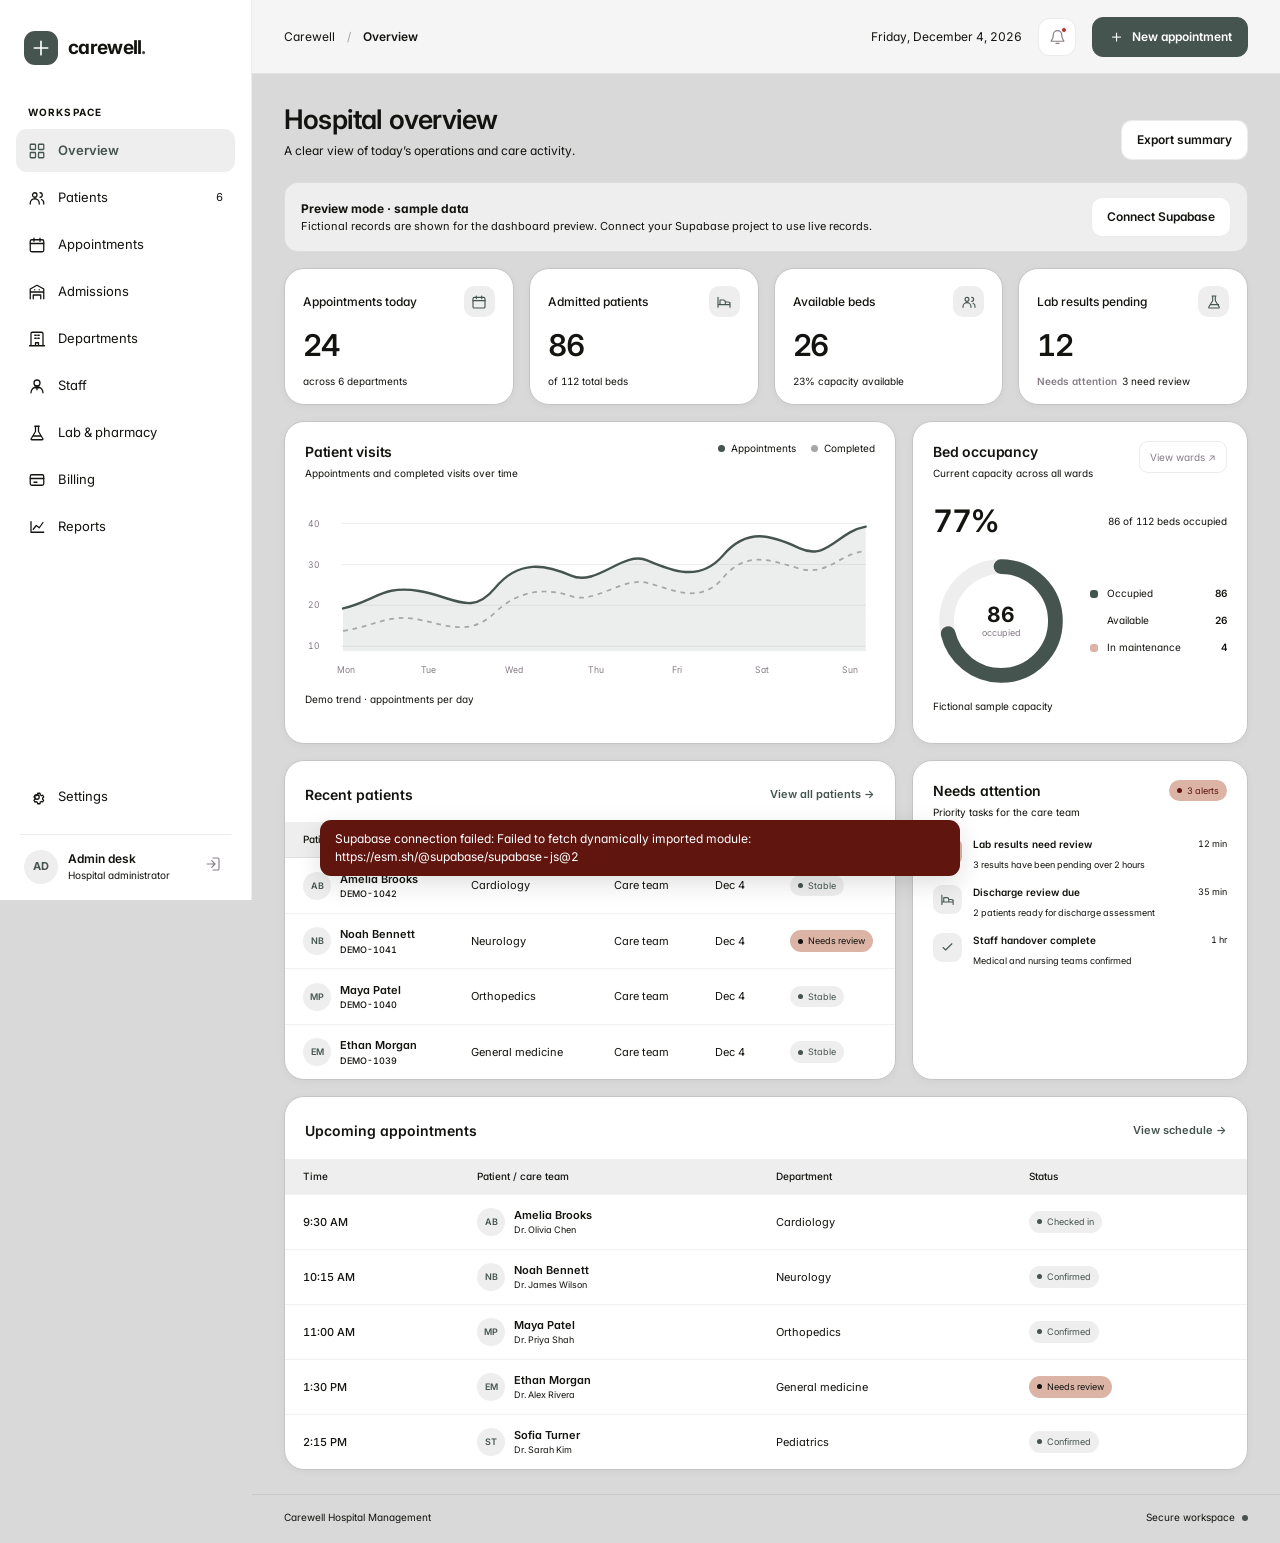
<file: index.html>
<!doctype html>
<html lang="en">
<head>
  <meta charset="utf-8">
  <meta name="viewport" content="width=device-width, initial-scale=1">
  <meta name="theme-color" content="#d9d9d9">
  <title>Carewell · Hospital overview</title>
  <link rel="preconnect" href="https://fonts.googleapis.com">
  <link rel="preconnect" href="https://fonts.gstatic.com" crossorigin>
  <link href="https://fonts.googleapis.com/css2?family=Inter:wght@400;500;600;700&display=swap" rel="stylesheet">
  <link rel="stylesheet" href="styles.css">
</head>
<body>
  <div class="app-shell">
    <aside class="sidebar" id="sidebar">
      <a class="brand" href="#overview" aria-label="Carewell home"><span class="brand-mark"><svg viewBox="0 0 24 24"><path d="M12 4v16M4 12h16"/></svg></span><span>carewell<span class="brand-period">.</span></span></a>
      <div class="workspace-label">WORKSPACE</div>
      <nav class="nav-list" aria-label="Main navigation">
        <button class="nav-item active" data-page="overview"><svg viewBox="0 0 24 24"><rect x="3" y="3" width="7" height="7" rx="1"/><rect x="14" y="3" width="7" height="7" rx="1"/><rect x="14" y="14" width="7" height="7" rx="1"/><rect x="3" y="14" width="7" height="7" rx="1"/></svg>Overview</button>
        <button class="nav-item" data-page="patients"><svg viewBox="0 0 24 24"><circle cx="9" cy="8" r="3"/><path d="M3 20v-1a6 6 0 0 1 12 0v1M16 5a3 3 0 0 1 0 6m2 3a5 5 0 0 1 3 5v1"/></svg>Patients<span class="nav-count" id="patient-count">—</span></button>
        <button class="nav-item" data-page="appointments"><svg viewBox="0 0 24 24"><rect x="3" y="5" width="18" height="16" rx="2"/><path d="M16 3v4M8 3v4M3 10h18"/></svg>Appointments</button>
        <button class="nav-item" data-page="admissions"><svg viewBox="0 0 24 24"><path d="M3 21V8l9-5 9 5v13M3 12h18M7 21v-5h10v5M9 9h.01M15 9h.01"/></svg>Admissions</button>
        <button class="nav-item" data-page="departments"><svg viewBox="0 0 24 24"><path d="M4 21V5a2 2 0 0 1 2-2h12a2 2 0 0 1 2 2v16M2 21h20M9 7h2m2 0h2m-6 4h2m2 0h2m-5 10v-4h4v4"/></svg>Departments</button>
        <button class="nav-item" data-page="staff"><svg viewBox="0 0 24 24"><circle cx="12" cy="8" r="4"/><path d="M4 21a8 8 0 0 1 16 0M12 12v5m-2.5-2.5h5"/></svg>Staff</button>
        <button class="nav-item" data-page="lab"><svg viewBox="0 0 24 24"><path d="M9 3h6m-5 0v7L4 20a1 1 0 0 0 1 1h14a1 1 0 0 0 1-1l-6-10V3M7 16h10"/></svg>Lab &amp; pharmacy</button>
        <button class="nav-item" data-page="billing"><svg viewBox="0 0 24 24"><rect x="3" y="5" width="18" height="14" rx="2"/><path d="M3 10h18m-13 5h4"/></svg>Billing</button>
        <button class="nav-item" data-page="reports"><svg viewBox="0 0 24 24"><path d="M4 19V5m0 14h17M7 15l4-5 4 3 5-7"/></svg>Reports</button>
      </nav>
      <div class="sidebar-bottom"><button class="nav-item" data-page="settings"><svg viewBox="0 0 24 24"><circle cx="12" cy="12" r="3"/><path d="m19.4 15 .1.1 1.4 1.1-1.4 2.4-1.7-.6a8 8 0 0 1-1.5.9L16 21h-3l-.4-1.9a8 8 0 0 1-1.5-.9l-1.7.6L8 16.4l1.4-1.3a7 7 0 0 1 0-1.8L8 12l1.4-2.4 1.7.6a8 8 0 0 1 1.5-.9L13 7h3l.4 2.3a8 8 0 0 1 1.5.9l1.7-.6L21 12l-1.5 1.3a7 7 0 0 1-.1 1.7Z"/></svg>Settings</button><div class="profile"><div class="avatar">AD</div><div class="profile-copy"><strong id="profile-name">Admin desk</strong><span id="profile-role">Hospital administrator</span></div><button class="more-button" id="sign-out" aria-label="Sign out" title="Sign out"><svg viewBox="0 0 24 24"><path d="M10 17l5-5-5-5m5 5H3m9-9h7a2 2 0 0 1 2 2v14a2 2 0 0 1-2 2h-7"/></svg></button></div></div>
    </aside>
    <main class="main-area">
      <header class="topbar"><button class="mobile-menu" id="mobile-menu" aria-label="Open navigation"><svg viewBox="0 0 24 24"><path d="M4 6h16M4 12h16M4 18h16"/></svg></button><div class="breadcrumb">Carewell <span>/</span> <strong id="crumb">Overview</strong></div><div class="top-actions"><span class="today-label" id="today-label"></span><button class="icon-button" id="notifications" aria-label="Notifications"><svg viewBox="0 0 24 24"><path d="M18 9a6 6 0 0 0-12 0c0 7-3 7-3 9h18c0-2-3-2-3-9m-8 12h4"/></svg><i></i></button><button class="button primary top-add" id="add-appointment"><span>＋</span> New appointment</button></div></header>
      <section class="content" id="content"></section>
      <footer class="footer"><span>Carewell Hospital Management</span><span>Secure workspace <span class="secure-dot"></span></span></footer>
    </main>
  </div>
  <div class="toast" id="toast" role="status" aria-live="polite"></div>
  <dialog id="record-dialog" class="modal"><form method="dialog" id="record-form"><div class="modal-head"><div><span class="eyebrow" id="form-eyebrow">NEW RECORD</span><h2 id="form-title">Add patient</h2></div><button class="icon-button close-modal" value="cancel" aria-label="Close"><svg viewBox="0 0 24 24"><path d="m18 6-12 12M6 6l12 12"/></svg></button></div><div id="form-fields" class="form-fields"></div><div class="form-error" id="form-error" role="alert"></div><div class="modal-actions"><button class="button secondary" value="cancel">Cancel</button><button class="button primary" id="save-record" value="default">Save record</button></div></form></dialog>
  <dialog id="setup-dialog" class="modal setup-modal"><form method="dialog" id="setup-form"><div class="modal-head"><div><span class="eyebrow">CONNECT YOUR WORKSPACE</span><h2>Supabase setup</h2></div><button class="icon-button close-modal" value="cancel" aria-label="Close"><svg viewBox="0 0 24 24"><path d="m18 6-12 12M6 6l12 12"/></svg></button></div><p class="setup-copy">Add your Supabase project URL and publishable key to enable sign-in and live records. These values are safe for browser apps when Row Level Security is enabled.</p><label>Project URL<input name="url" type="url" placeholder="https://your-project.supabase.co" required></label><label>Publishable key<input name="key" type="password" placeholder="sb_publishable_… or anon key" required></label><p class="form-error" id="setup-error"></p><div class="modal-actions"><button class="button secondary" value="cancel">Cancel</button><button class="button primary" id="connect-supabase" value="default">Connect</button></div></form></dialog>
  <dialog id="auth-dialog" class="modal"><form method="dialog" id="auth-form"><div class="modal-head"><div><span class="eyebrow">SECURE SIGN IN</span><h2>Welcome back</h2></div><button class="icon-button close-modal" value="cancel" aria-label="Close"><svg viewBox="0 0 24 24"><path d="m18 6-12 12M6 6l12 12"/></svg></button></div><p class="setup-copy">Sign in with your hospital email. Supabase will send you a secure access link.</p><label>Email address<input name="email" type="email" placeholder="name@hospital.org" required></label><p class="form-error" id="auth-error"></p><div class="modal-actions"><button class="button secondary" value="cancel">Cancel</button><button class="button primary" id="send-link" value="default">Send sign-in link</button></div></form></dialog>
  <dialog id="reset-password-dialog" class="modal"><form method="dialog" id="reset-password-form"><div class="modal-head"><div><span class="eyebrow">ACCOUNT SECURITY</span><h2>Set a new password</h2></div></div><p class="setup-copy">Choose a password for your hospital account.</p><label>New password<input name="password" type="password" autocomplete="new-password" minlength="10" required></label><p class="form-error" id="reset-password-error" role="alert"></p><div class="modal-actions"><button class="button primary" id="update-password" value="default">Update password</button></div></form></dialog>
  <script type="module" src="app.js"></script>
</body>
</html>
</file>
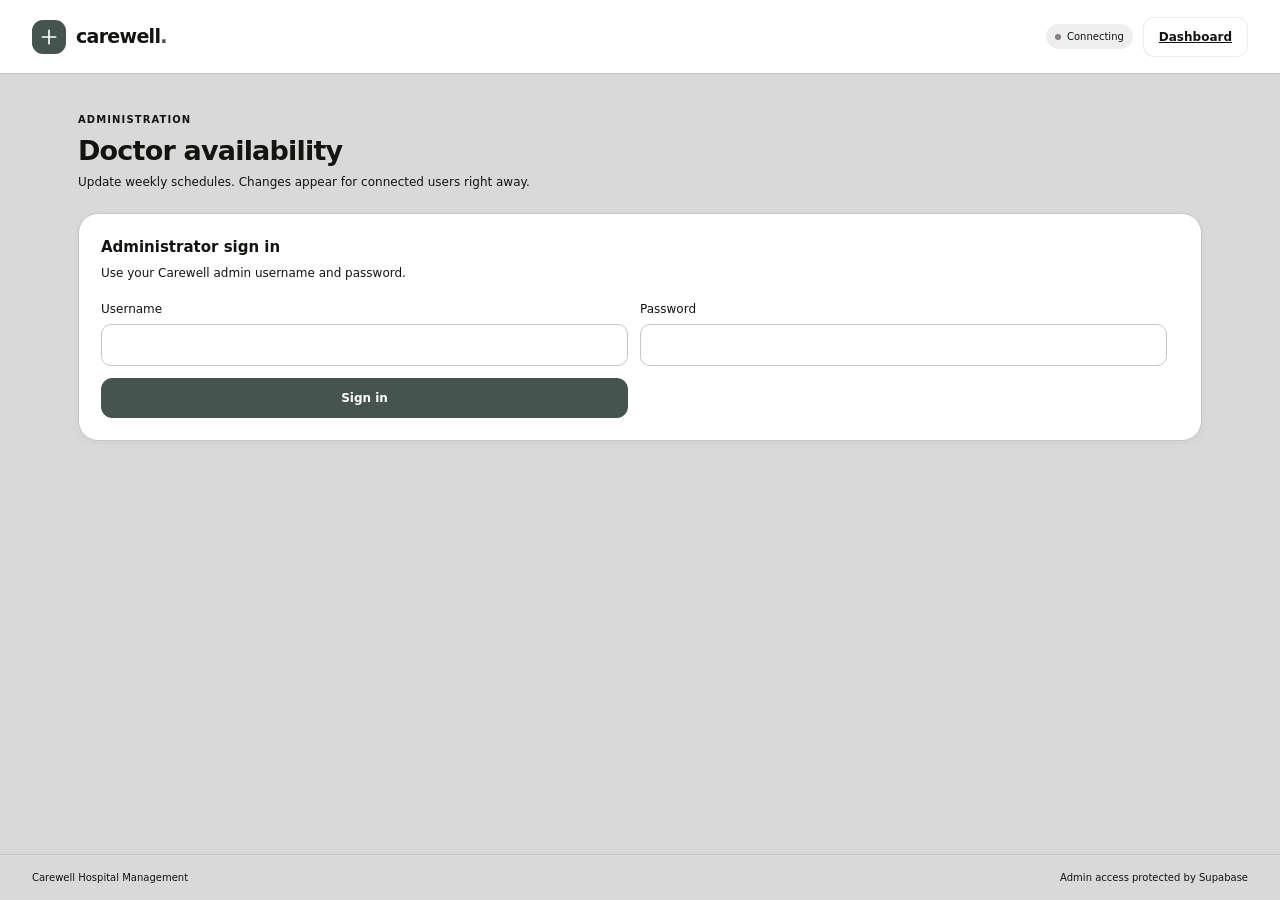
<file: admin.html>
<!doctype html>
<html lang="en">
<head>
  <meta charset="utf-8">
  <meta name="viewport" content="width=device-width, initial-scale=1">
  <meta name="theme-color" content="#d9d9d9">
  <title>Carewell · Admin availability</title>
  <link rel="stylesheet" href="/styles.css">
  <link rel="stylesheet" href="/admin.css">
</head>
<body class="admin-body">
  <main class="admin-shell">
    <header class="admin-topbar">
      <a class="brand" href="/" aria-label="Carewell dashboard"><span class="brand-mark"><svg viewBox="0 0 24 24"><path d="M12 4v16M4 12h16"/></svg></span><span>carewell<span class="brand-period">.</span></span></a>
      <div class="admin-header-actions"><span class="connection-badge" id="connection-state">Connecting</span><a class="button secondary" href="/">Dashboard</a><button class="button secondary" id="sign-out" hidden>Sign out</button></div>
    </header>
    <section class="admin-content">
      <div class="page-heading"><div><span class="eyebrow">ADMINISTRATION</span><h1>Doctor availability</h1><p>Update weekly schedules. Changes appear for connected users right away.</p></div></div>
      <section class="card admin-auth-card" id="login-panel">
        <div class="admin-card-heading"><div><h2>Administrator sign in</h2><p>Use your Carewell admin username and password.</p></div></div>
        <form id="login-form" class="admin-login-form">
          <label>Username<input name="username" autocomplete="username" required></label>
          <label>Password<input name="password" type="password" autocomplete="current-password" required></label>
          <p class="form-error" id="login-error" role="alert"></p>
          <button class="button primary" id="login-button">Sign in</button>
        </form>
      </section>
      <div id="admin-workspace" hidden>
        <div class="auth-banner"><div class="auth-banner-copy"><strong>Realtime schedule</strong>Updates sync across active sessions.</div><span class="connection-badge connected" id="realtime-state">Starting realtime</span></div>
        <section class="card admin-editor">
          <div class="admin-card-heading"><div><h2>Set availability</h2><p>One recurring weekly slot per doctor and day.</p></div></div>
          <form id="availability-form" class="availability-form">
            <label>Doctor<select name="doctor_id" id="doctor-select" required></select></label>
            <label>Day<select name="day_of_week" required><option value="1">Monday</option><option value="2">Tuesday</option><option value="3">Wednesday</option><option value="4">Thursday</option><option value="5">Friday</option><option value="6">Saturday</option><option value="0">Sunday</option></select></label>
            <label>Start time<input name="start_time" type="time" value="09:00" required></label>
            <label>End time<input name="end_time" type="time" value="17:00" required></label>
            <label>Status<select name="status"><option value="Available">Available</option><option value="Unavailable">Unavailable</option></select></label>
            <label class="notes-field">Note<input name="note" maxlength="160" placeholder="Optional note"></label>
            <p class="form-error form-error-wide" id="availability-error" role="alert"></p>
            <div class="form-actions"><button class="button primary" id="save-availability">Save schedule</button></div>
          </form>
        </section>
        <section class="card table-card availability-card">
          <div class="table-title"><div><h2>Weekly availability</h2><p id="schedule-count">Loading schedule…</p></div><button class="text-button" id="refresh-schedule">Refresh</button></div>
          <div class="table-scroll"><table><thead><tr><th>Doctor</th><th>Department</th><th>Day</th><th>Hours</th><th>Status</th><th>Note</th></tr></thead><tbody id="availability-rows"><tr><td colspan="6"><div class="loading-row"><span class="spinner" aria-label="Loading"></span></div></td></tr></tbody></table></div>
        </section>
      </div>
    </section>
    <footer class="footer"><span>Carewell Hospital Management</span><span>Admin access protected by Supabase</span></footer>
  </main>
  <div class="toast" id="toast" role="status" aria-live="polite"></div>
  <script type="module" src="/admin.js"></script>
</body>
</html>
</file>
<file: styles.css>
:root{--color-canvas:var(--color-canvas);--color-surface:var(--color-white);--color-surface-muted:var(--color-surface-muted);--color-neutral-300:var(--color-border);--color-neutral-400:var(--color-medium-grey);--color-neutral-500:var(--color-mauve);--color-ink:var(--color-ink);--color-primary:var(--color-primary);--color-primary-hover:var(--color-primary);--color-danger:var(--color-danger);--color-danger-deep:var(--color-danger-deep);--color-warm-neutral:var(--color-warm-neutral);--color-white:var(--color-white);--radius-card:20px;--radius-control:12px;--radius-pill:999px;--space-1:4px;--space-2:8px;--space-3:12px;--space-4:16px;--space-5:20px;--space-6:24px;--space-8:32px;--border-subtle:1px solid color-mix(in srgb, var(--color-ink) 8%, transparent);--shadow-card:0 2px 8px color-mix(in srgb, var(--color-ink) 4%, transparent);font-family:Inter,ui-sans-serif,system-ui,-apple-system,BlinkMacSystemFont,"Segoe UI",sans-serif;color:var(--color-ink);font-synthesis:none;text-rendering:optimizeLegibility;font-feature-settings:"tnum" 1,"cv11" 1}*{box-sizing:border-box}body{margin:0;background:var(--color-canvas);font-size:14px;line-height:1.5}button,input,select{font:inherit}button{cursor:pointer}.app-shell{min-height:100vh;display:grid;grid-template-columns:252px minmax(0,1fr);max-width:1800px;margin:auto;background:var(--color-canvas)}.sidebar{height:100vh;position:sticky;top:0;padding:26px 16px 16px;background:var(--color-surface-muted);border-right:var(--border-subtle);display:flex;flex-direction:column}.brand{height:44px;display:flex;align-items:center;gap:10px;margin:0 8px 36px;color:var(--color-ink);text-decoration:none;font-size:19px;font-weight:700;letter-spacing:-.7px}.brand-period{color:var(--color-primary)}.brand-mark{width:34px;height:34px;border-radius:11px;background:var(--color-primary);display:grid;place-items:center}.brand-mark svg{width:20px;stroke:white;stroke-width:2;fill:none;stroke-linecap:round}.workspace-label,.eyebrow{font-size:10px;font-weight:700;letter-spacing:1.1px;color:var(--color-mauve);line-height:1.3}.workspace-label{padding:0 12px 10px}.nav-list{display:grid;gap:4px}.nav-item{border:0;background:transparent;color:var(--color-mauve);width:100%;min-height:43px;display:flex;align-items:center;gap:12px;padding:0 12px;border-radius:11px;text-align:left;font-size:13px;transition:background .16s,color .16s}.nav-item:hover{background:var(--color-surface-muted);color:var(--color-ink)}.nav-item:focus-visible,.button:focus-visible,.icon-button:focus-visible,.more-button:focus-visible{outline:3px solid color-mix(in srgb, var(--color-primary) 45%, transparent);outline-offset:2px}.nav-item.active{background:var(--color-surface-muted);color:var(--color-primary);font-weight:600}.nav-item svg,.icon-button svg,.more-button svg,.mobile-menu svg{width:18px;height:18px;stroke:currentColor;stroke-width:1.7;fill:none;stroke-linecap:round;stroke-linejoin:round;flex:none}.nav-count{margin-left:auto;color:var(--color-mauve);font-size:11px}.sidebar-bottom{margin-top:auto}.profile{margin:16px 4px 0;padding:14px 4px 0;border-top:var(--border-subtle);display:flex;align-items:center;gap:10px}.avatar{width:34px;height:34px;border-radius:50%;background:var(--color-surface-muted);color:var(--color-primary);display:grid;place-items:center;font-size:11px;font-weight:700}.profile-copy{display:grid;min-width:0}.profile-copy strong{font-size:12px;font-weight:600}.profile-copy span{font-size:10px;color:var(--color-mauve)}.more-button{margin-left:auto;border:0;background:transparent;color:var(--color-mauve);border-radius:8px;padding:6px}.more-button svg{width:16px}.main-area{min-width:0;display:flex;flex-direction:column;min-height:100vh}.topbar{height:74px;display:flex;align-items:center;justify-content:space-between;padding:0 32px;border-bottom:var(--border-subtle);background:color-mix(in srgb, var(--color-white) 64%, transparent)}.breadcrumb{font-size:12px;color:var(--color-mauve)}.breadcrumb span{margin:0 9px;color:var(--color-medium-grey)}.breadcrumb strong{font-weight:600;color:var(--color-ink)}.top-actions{display:flex;align-items:center;gap:16px}.today-label{font-size:12px;color:var(--color-mauve)}.icon-button{width:38px;height:38px;border:var(--border-subtle);border-radius:12px;background:var(--color-white);color:var(--color-mauve);display:grid;place-items:center;position:relative;transition:background .15s}.icon-button:hover{background:var(--color-surface-muted)}.icon-button svg{width:17px}.icon-button i{position:absolute;width:6px;height:6px;border-radius:50%;background:var(--color-danger);right:8px;top:8px;border:1px solid white}.button{min-height:40px;padding:0 15px;border-radius:11px;border:var(--border-subtle);font-size:12px;font-weight:600;display:inline-flex;align-items:center;justify-content:center;gap:7px;transition:background .16s,color .16s,transform .16s}.button:active{transform:translateY(1px)}.button.primary{background:var(--color-primary);color:var(--color-white);border-color:var(--color-primary)}.button.primary:hover{background:var(--color-primary-hover)}.button.secondary{background:var(--color-white);color:var(--color-ink)}.button.secondary:hover{background:var(--color-surface-muted)}.button:disabled{opacity:.55;cursor:not-allowed}.button.loading:after{content:"";width:13px;height:13px;border:2px solid color-mix(in srgb, var(--color-white) 43%, transparent);border-top-color:white;border-radius:50%;animation:spin .7s linear infinite}@keyframes spin{to{transform:rotate(360deg)}}.top-add span{font-size:17px;font-weight:400}.content{padding:30px 32px 24px;max-width:1600px;width:100%;margin:0 auto;flex:1}.page-heading{display:flex;align-items:flex-end;justify-content:space-between;margin-bottom:22px;gap:20px}.page-heading h1{font-size:27px;letter-spacing:-.8px;line-height:1.2;margin:0 0 6px;font-weight:600}.page-heading p{margin:0;color:var(--color-mauve);font-size:12px}.heading-actions{display:flex;gap:9px}.kpi-grid{display:grid;grid-template-columns:repeat(4,minmax(0,1fr));gap:15px;margin-bottom:16px}.card{background:var(--color-surface);border:var(--border-subtle);border-radius:var(--radius-card);box-shadow:var(--shadow-card)}.kpi-card{padding:17px 18px 15px;min-height:137px;display:flex;flex-direction:column;justify-content:space-between}.kpi-top{display:flex;align-items:center;justify-content:space-between}.kpi-label{font-size:12px;color:var(--color-mauve);font-weight:500}.kpi-icon{width:31px;height:31px;border-radius:10px;background:var(--color-surface-muted);display:grid;place-items:center;color:var(--color-primary)}.kpi-icon svg{width:16px;height:16px;stroke:currentColor;stroke-width:1.7;fill:none;stroke-linecap:round;stroke-linejoin:round}.kpi-number{font-size:30px;font-weight:600;letter-spacing:-1.1px;line-height:1.1;margin:6px 0}.kpi-foot{font-size:10px;color:var(--color-mauve);display:flex;align-items:center;gap:5px}.trend-up{color:var(--color-primary);font-weight:600}.trend-warn{color:var(--color-mauve);font-weight:600}.dashboard-grid{display:grid;grid-template-columns:minmax(0,1.55fr) minmax(280px,.85fr);gap:16px;margin-bottom:16px}.panel{padding:19px 20px}.panel-header{display:flex;align-items:flex-start;justify-content:space-between;gap:12px;margin-bottom:17px}.panel-header h2{font-size:14px;margin:0;font-weight:600;letter-spacing:-.2px}.panel-header p{font-size:10px;color:var(--color-mauve);margin:4px 0 0}.select-small{border:var(--border-subtle);border-radius:9px;background:var(--color-white);color:var(--color-mauve);padding:7px 10px;font-size:10px;min-height:32px}.chart-legend{display:flex;gap:15px;align-items:center;font-size:10px;color:var(--color-mauve)}.legend-item{display:flex;align-items:center;gap:6px}.legend-dot{width:7px;height:7px;background:var(--color-primary);border-radius:50%}.legend-dot.grey{background:var(--color-medium-grey)}.legend-dot.warm{background:var(--color-warm-neutral)}.chart-wrap{height:184px;position:relative}.chart-svg{width:100%;height:100%;overflow:visible}.grid-line{stroke:var(--color-surface-muted);stroke-width:1}.chart-line{fill:none;stroke:var(--color-primary);stroke-width:2.4;stroke-linecap:round;stroke-linejoin:round}.chart-area{fill:url(#area-fill)}.chart-line-secondary{fill:none;stroke:var(--color-medium-grey);stroke-width:1.7;stroke-dasharray:5 5}.axis-text{font-family:inherit;font-size:9px;fill:var(--color-mauve)}.occupancy-top{display:flex;align-items:center;justify-content:space-between;margin:10px 0 2px}.occupancy-number{font-size:31px;letter-spacing:-1px;font-weight:600}.occupancy-caption{font-size:10px;color:var(--color-mauve)}.ring-area{display:grid;grid-template-columns:140px 1fr;align-items:center;gap:17px;margin-top:8px}.ring{width:136px;height:136px;position:relative;display:grid;place-items:center}.ring svg{width:136px;height:136px;transform:rotate(-90deg)}.ring circle{fill:none;stroke:var(--color-surface-muted);stroke-width:13}.ring circle.progress{stroke:var(--color-primary);stroke-dasharray:301.6;stroke-dashoffset:87;stroke-linecap:round}.ring-center{position:absolute;text-align:center;display:grid}.ring-center strong{font-size:21px;line-height:1.1}.ring-center span{font-size:9px;color:var(--color-mauve)}.ring-legend{display:grid;gap:12px}.ring-legend-row{display:grid;grid-template-columns:9px 1fr auto;align-items:center;gap:8px;font-size:10px;color:var(--color-mauve)}.ring-swatch{width:8px;height:8px;border-radius:3px;background:var(--color-primary)}.ring-swatch.available{background:var(--color-border)}.ring-swatch.maintenance{background:var(--color-warm-neutral)}.ring-legend-row strong{font-weight:600;color:var(--color-ink)}.table-card{padding:0;overflow:hidden}.table-title{padding:18px 20px 13px;margin:0;display:flex;align-items:center;justify-content:space-between}.table-title h2{font-size:14px;font-weight:600;margin:0}.text-button{background:none;border:0;color:var(--color-primary);font-size:11px;font-weight:600;padding:7px 0}.text-button:hover{text-decoration:underline}.table-scroll{overflow-x:auto}table{width:100%;border-collapse:collapse;min-width:690px}thead{background:var(--color-surface-muted)}th{text-align:left;color:var(--color-mauve);font-size:10px;font-weight:500;padding:10px 18px}td{padding:12px 18px;border-top:1px solid color-mix(in srgb, var(--color-ink) 6%, transparent);font-size:11px;color:var(--color-mauve)}td:first-child{color:var(--color-ink);font-weight:500}.patient-cell{display:flex;align-items:center;gap:9px}.patient-avatar{width:28px;height:28px;border-radius:50%;background:var(--color-surface-muted);color:var(--color-primary);display:grid;place-items:center;font-size:9px;font-weight:600;flex:none}.patient-detail{display:grid}.patient-detail strong{font-size:11px;font-weight:600;color:var(--color-ink)}.patient-detail span{font-size:9px;color:var(--color-mauve)}.status{display:inline-flex;align-items:center;gap:5px;border-radius:var(--radius-pill);padding:4px 8px;background:var(--color-surface-muted);color:var(--color-primary);font-size:9px;white-space:nowrap}.status:before{content:"";width:5px;height:5px;background:currentColor;border-radius:50%}.status.pending{background:var(--color-surface-muted)9e4;color:var(--color-mauve)}.status.critical{background:var(--color-warm-neutral);color:var(--color-danger-deep)}.status.neutral{background:var(--color-surface-muted);color:var(--color-mauve)}.empty-state{padding:36px;text-align:center;color:var(--color-mauve);font-size:12px}.empty-state strong{display:block;color:var(--color-ink);font-size:13px;margin-bottom:5px}.alert-list{display:grid;gap:12px}.alert-item{display:grid;grid-template-columns:30px 1fr auto;gap:10px;align-items:start}.alert-icon{width:29px;height:29px;border-radius:9px;background:var(--color-warm-neutral);color:var(--color-danger);display:grid;place-items:center}.alert-icon svg{width:15px;height:15px;stroke:currentColor;stroke-width:1.7;fill:none;stroke-linecap:round;stroke-linejoin:round}.alert-icon.green{background:var(--color-surface-muted);color:var(--color-primary)}.alert-copy strong{font-size:10px;display:block;font-weight:600}.alert-copy span{font-size:9px;color:var(--color-mauve)}.alert-time{font-size:9px;color:var(--color-mauve);white-space:nowrap}.activity-list{display:grid}.activity-row{display:grid;grid-template-columns:24px 1fr auto;gap:10px;align-items:center;padding:11px 0;border-top:1px solid color-mix(in srgb, var(--color-ink) 6%, transparent)}.activity-row:first-child{border-top:0}.activity-mark{width:22px;height:22px;border-radius:50%;background:var(--color-surface-muted);display:grid;place-items:center;color:var(--color-primary);font-size:10px}.activity-copy{font-size:10px;color:var(--color-mauve)}.activity-copy strong{font-weight:600;color:var(--color-ink)}.activity-row time{font-size:9px;color:var(--color-mauve)}.footer{display:flex;justify-content:space-between;padding:15px 32px 18px;font-size:10px;color:var(--color-mauve);border-top:var(--border-subtle)}.secure-dot{display:inline-block;width:6px;height:6px;background:var(--color-primary);border-radius:50%;margin-left:4px}.toast{position:fixed;bottom:24px;left:50%;transform:translate(-50%,20px);opacity:0;pointer-events:none;background:var(--color-ink);color:white;padding:10px 15px;border-radius:11px;font-size:12px;z-index:20;transition:opacity .2s,transform .2s;box-shadow:0 8px 25px color-mix(in srgb, var(--color-ink) 13%, transparent)}.toast.show{opacity:1;transform:translate(-50%,0)}.modal{width:min(480px,calc(100% - 32px));border:var(--border-subtle);border-radius:20px;padding:0;background:var(--color-surface);color:var(--color-ink);box-shadow:0 20px 80px color-mix(in srgb, var(--color-ink) 25%, transparent)}.modal::backdrop{background:color-mix(in srgb, var(--color-ink) 32%, transparent);backdrop-filter:blur(2px)}.modal form{padding:24px}.modal-head{display:flex;align-items:flex-start;justify-content:space-between;margin-bottom:18px}.modal-head h2{font-size:21px;letter-spacing:-.5px;margin:5px 0 0}.close-modal{width:32px;height:32px}.form-fields{display:grid;grid-template-columns:1fr 1fr;gap:13px}.form-fields label:first-child:nth-last-child(1),.form-fields label.wide{grid-column:1/-1}.modal label{display:grid;gap:6px;color:var(--color-mauve);font-size:11px;font-weight:500}.modal input,.modal select{width:100%;height:42px;border:1px solid var(--color-border);border-radius:10px;background:white;padding:0 11px;color:var(--color-ink);outline:none;font-size:12px}.modal input:focus,.modal select:focus{border-color:var(--color-primary);box-shadow:0 0 0 3px color-mix(in srgb, var(--color-primary) 11%, transparent)}.form-error{min-height:17px;color:var(--color-danger);font-size:11px;margin:8px 0 0}.modal-actions{display:flex;justify-content:flex-end;gap:8px;margin-top:12px}.setup-copy{color:var(--color-mauve)861;font-size:12px;line-height:1.7;margin:-4px 0 18px}.setup-modal label{margin:12px 0}.setup-modal .modal-actions{margin-top:18px}.auth-banner{display:flex;justify-content:space-between;align-items:center;padding:14px 16px;border:var(--border-subtle);border-radius:14px;background:var(--color-surface-muted);margin-bottom:16px;gap:16px}.auth-banner-copy{font-size:11px;color:var(--color-mauve)}.auth-banner-copy strong{display:block;color:var(--color-ink);font-size:12px}.page-panel{min-height:300px}.page-panel table{min-width:620px}.section-row{display:flex;align-items:center;justify-content:space-between}.mobile-menu{display:none;border:0;background:transparent;color:var(--color-mauve);padding:6px}.mobile-menu svg{width:21px}.report-grid{display:grid;grid-template-columns:repeat(3,1fr);gap:14px}.report-tile{padding:20px}.report-tile strong{font-size:25px;display:block;letter-spacing:-.5px}.report-tile span{color:var(--color-mauve);font-size:11px}.chart-bars{height:180px;display:flex;align-items:end;gap:12px;padding:10px 8px 22px;border-bottom:1px solid var(--color-border)}.chart-bar{flex:1;position:relative;background:var(--color-medium-grey);border-radius:6px 6px 2px 2px;min-height:16px}.chart-bar:nth-child(3n+1){background:var(--color-primary)}.chart-bar span{position:absolute;top:calc(100% + 7px);left:50%;transform:translateX(-50%);font-size:9px;color:var(--color-mauve)}.settings-row{display:flex;align-items:center;justify-content:space-between;padding:15px 0;border-bottom:1px solid var(--color-surface-muted);font-size:12px}.settings-row span{color:var(--color-mauve);font-size:11px}.connection-badge{display:inline-flex;align-items:center;gap:6px;padding:5px 9px;border-radius:999px;background:var(--color-surface-muted);color:var(--color-mauve);font-size:10px}.connection-badge.connected{background:var(--color-surface-muted);color:var(--color-primary)}.connection-badge:before{content:"";width:6px;height:6px;border-radius:50%;background:var(--color-mauve)}.connection-badge.connected:before{background:var(--color-primary)}.spinner{width:18px;height:18px;border:2px solid var(--color-border);border-top-color:var(--color-primary);border-radius:50%;animation:spin .7s linear infinite}.loading-row{display:flex;justify-content:center;padding:30px}.error-box{padding:12px 14px;background:var(--color-warm-neutral);border:1px solid var(--color-warm-neutral);color:var(--color-danger-deep);border-radius:11px;font-size:11px;margin:0 0 15px}.toast.error{background:var(--color-danger-deep)}@media(max-width:1150px){.sidebar{width:220px}.app-shell{grid-template-columns:220px minmax(0,1fr)}.content{padding:26px 22px}.topbar{padding:0 22px}.kpi-grid{grid-template-columns:repeat(2,minmax(0,1fr))}.dashboard-grid{grid-template-columns:1.2fr .8fr}.ring-area{grid-template-columns:110px 1fr;gap:8px}.ring,.ring svg{width:110px;height:110px}.ring circle.progress{stroke-dasharray:301.6;stroke-dashoffset:87}}@media(max-width:820px){.app-shell{grid-template-columns:1fr}.sidebar{position:fixed;left:0;top:0;width:252px;z-index:10;transform:translateX(-105%);transition:transform .2s;box-shadow:12px 0 30px color-mix(in srgb, var(--color-ink) 10%, transparent)}.sidebar.open{transform:translateX(0)}.mobile-menu{display:grid;place-items:center}.topbar{height:64px;padding:0 18px}.breadcrumb{margin-right:auto;margin-left:8px}.top-actions{gap:9px}.today-label{display:none}.content{padding:24px 18px}.dashboard-grid{grid-template-columns:1fr}.footer{padding:14px 18px}.profile{margin-top:auto}.sidebar-bottom{margin-top:auto}}@media(max-width:560px){.topbar{padding:0 12px}.top-add{width:39px;padding:0;font-size:0}.top-add span{font-size:20px}.top-actions{gap:7px}.content{padding:20px 13px}.page-heading{align-items:flex-start;flex-direction:column;margin-bottom:17px}.page-heading h1{font-size:24px}.heading-actions{width:100%}.kpi-grid{gap:9px}.kpi-card{min-height:125px;padding:14px}.kpi-number{font-size:27px}.kpi-label{font-size:10px}.kpi-foot{font-size:9px}.kpi-icon{width:27px;height:27px}.panel{padding:16px}.ring-area{grid-template-columns:110px 1fr}.panel-header{margin-bottom:14px}.table-title{padding:16px}.chart-legend{gap:8px;font-size:9px}.footer{font-size:9px}.report-grid{grid-template-columns:1fr}.form-fields{grid-template-columns:1fr}.form-fields label{grid-column:1/-1}.modal form{padding:20px}.auth-banner{align-items:flex-start;flex-direction:column}.auth-banner .button{width:100%}}@media(prefers-reduced-motion:reduce){*,*::before,*::after{animation-duration:.01ms!important;animation-iteration-count:1!important;scroll-behavior:auto!important;transition-duration:.01ms!important}}

:root{--color-canvas:#d9d9d9;--color-surface:#ffffff;--color-surface-muted:#eeeeee;--color-neutral-300:#c5c5c5;--color-medium-grey:#a6a6a6;--color-mauve:#877e87;--color-ink:#13140f;--color-danger:#b03126;--color-danger-deep:#60150f;--color-primary:#45544f;--color-warm-neutral:#dbb4a6;--color-white:#ffffff}
.chart-area{fill:var(--color-primary);opacity:.1}
.sidebar{background:var(--color-white)}
.topbar{background:color-mix(in srgb,var(--color-white) 75%,transparent)}
.card{border-color:var(--color-neutral-300);box-shadow:0 2px 8px color-mix(in srgb,var(--color-ink) 4%,transparent)}
button:focus-visible,a:focus-visible,input:focus-visible,select:focus-visible{outline:3px solid color-mix(in srgb,var(--color-primary) 55%,transparent);outline-offset:2px}
.status.pending{background:var(--color-warm-neutral);color:var(--color-ink)}
.status.critical,.error-box{background:var(--color-warm-neutral);color:var(--color-danger-deep);border-color:var(--color-danger)}
.workspace-label,.eyebrow,.breadcrumb,.today-label,.page-heading p,.kpi-label,.kpi-foot,.panel-header p,.chart-legend,.occupancy-caption,.ring-legend-row,.table-card th,.table-card td,.patient-detail span,.alert-copy span,.alert-time,.activity-copy,.activity-row time,.footer,.setup-copy,.modal label,.auth-banner-copy,.connection-badge,.report-tile span,.settings-row span,.nav-item,.nav-count,.profile-copy span{color:var(--color-ink)}
</file>
<file: admin.css>
:root{--admin-content:1180px}
[hidden]{display:none!important}
.admin-body{background:var(--color-canvas);min-height:100vh}
.admin-shell{min-height:100vh;background:var(--color-canvas);display:flex;flex-direction:column}
.admin-topbar{height:74px;padding:0 32px;background:var(--color-white);border-bottom:1px solid var(--color-neutral-300);display:flex;align-items:center;justify-content:space-between;gap:18px}
.admin-topbar .brand{margin:0}
.admin-header-actions{display:flex;align-items:center;gap:10px}
.admin-content{width:min(var(--admin-content),100%);margin:0 auto;padding:34px 28px 40px;flex:1}
.admin-content .page-heading{margin-bottom:22px}
.admin-content .page-heading h1{margin:6px 0}
.admin-auth-card,.admin-editor{padding:22px;margin-bottom:18px}
.admin-card-heading{display:flex;align-items:center;justify-content:space-between;margin-bottom:18px}
.admin-card-heading h2,.table-title h2{font-size:15px;margin:0;font-weight:600}
.admin-card-heading p,.table-title p{font-size:12px;color:var(--color-ink);margin:5px 0 0}
.admin-login-form{display:grid;grid-template-columns:minmax(180px,1fr) minmax(180px,1fr) auto;gap:12px;align-items:end}
.admin-login-form label,.availability-form label{display:grid;gap:6px;font-size:12px;color:var(--color-ink);font-weight:500}
.admin-login-form input,.availability-form input,.availability-form select{width:100%;height:42px;padding:0 11px;border:1px solid var(--color-neutral-300);border-radius:10px;background:var(--color-white);color:var(--color-ink)}
.admin-login-form input:focus-visible,.availability-form input:focus-visible,.availability-form select:focus-visible{outline:3px solid color-mix(in srgb,var(--color-primary) 45%,transparent);outline-offset:1px}
.availability-form{display:grid;grid-template-columns:1.4fr 1fr 1fr 1fr 1fr 1.4fr;gap:12px;align-items:end}
.notes-field{grid-column:span 2}
.form-error-wide{grid-column:1/-1;margin:0;min-height:0}
.form-actions{grid-column:1/-1;display:flex;justify-content:flex-end}
.availability-card{margin-top:18px}
.availability-card .table-title{padding:18px 20px}
.availability-card table{min-width:760px}
.availability-card td{vertical-align:middle}
.availability-card .status.unavailable{background:var(--color-warm-neutral);color:var(--color-danger-deep)}
.admin-shell .footer{padding:15px 32px;border-top:1px solid var(--color-neutral-300)}
.admin-content .connection-badge{color:var(--color-ink)}
@media(max-width:900px){.availability-form{grid-template-columns:repeat(3,minmax(0,1fr))}.admin-login-form{grid-template-columns:repeat(2,minmax(0,1fr))}.admin-login-form .button{grid-column:1/-1}}
@media(max-width:600px){.admin-topbar{height:auto;min-height:66px;padding:12px 16px}.admin-topbar .brand{font-size:17px}.admin-header-actions{gap:6px}.admin-header-actions .button{padding:0 9px;min-height:36px;font-size:11px}.admin-content{padding:24px 16px}.admin-login-form,.availability-form{grid-template-columns:1fr}.availability-form>*{grid-column:1/-1}.admin-auth-card,.admin-editor{padding:17px}.admin-shell .footer{padding:14px 16px;gap:14px;flex-wrap:wrap}}
</file>
